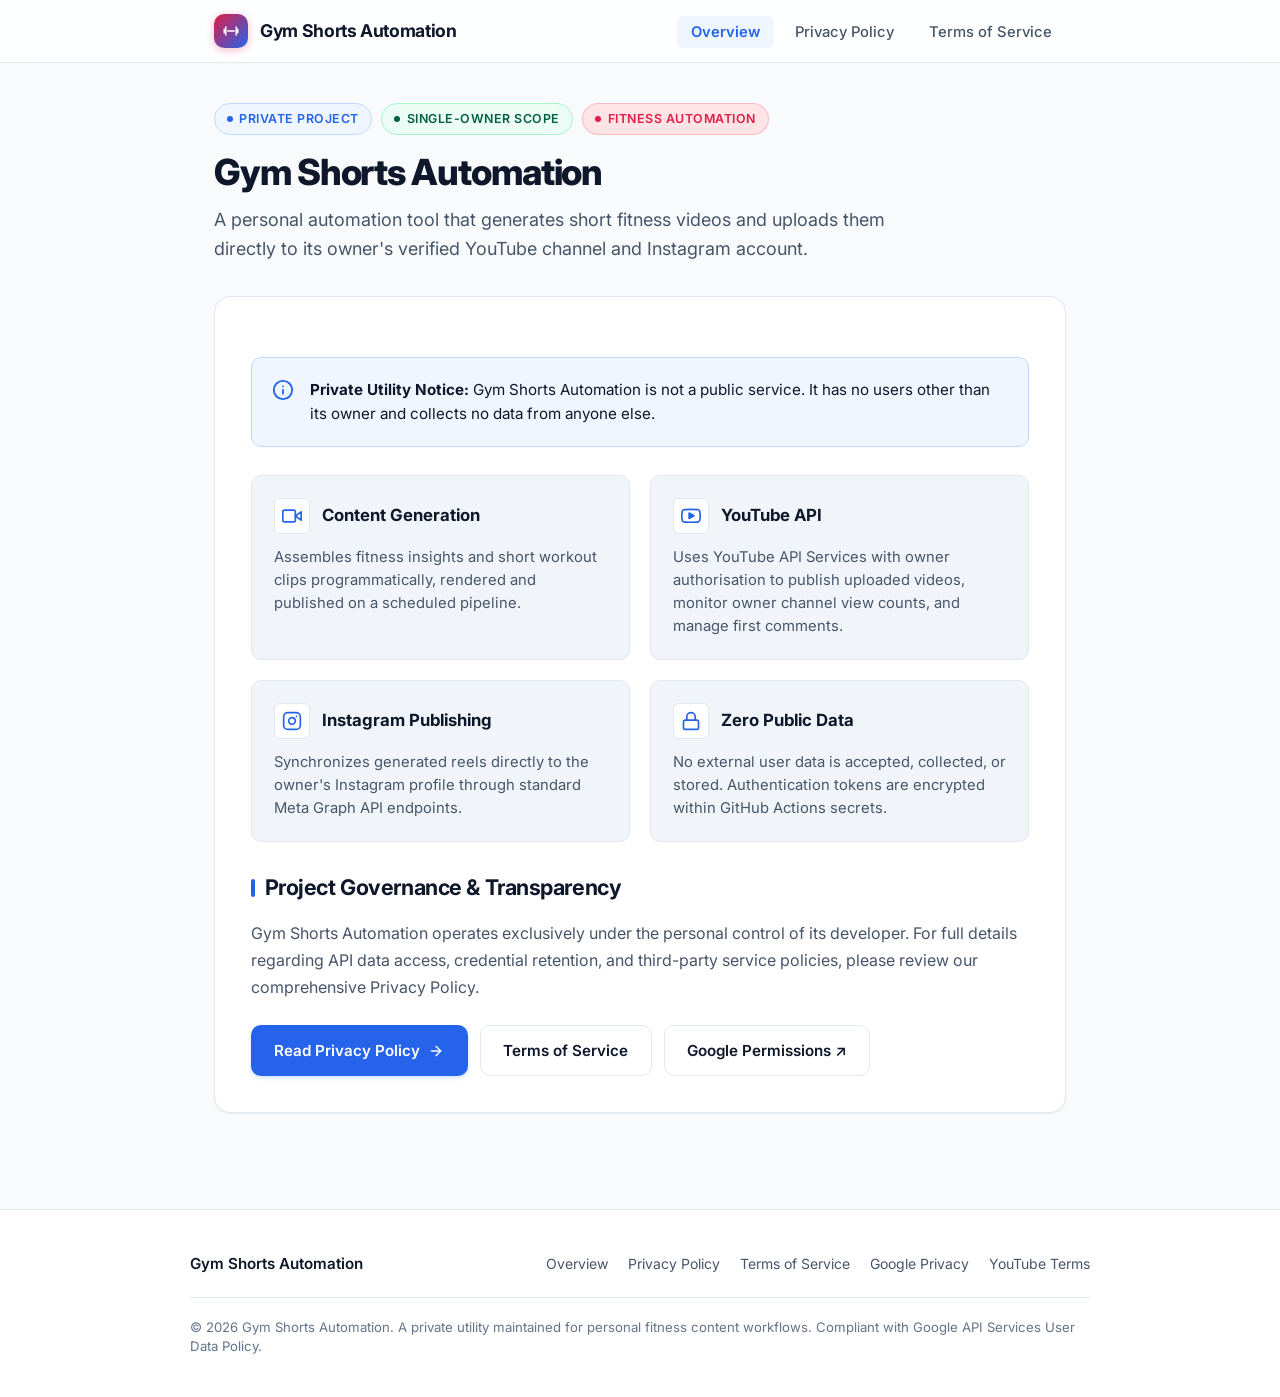
<file: index.html>
<!doctype html>
<html lang="en">

<head>
    <meta charset="utf-8">
    <meta name="viewport" content="width=device-width, initial-scale=1.0">
    <meta name="description" content="Gym Shorts Automation - Personal automated video generation and publishing tool.">
    <title>Gym Shorts Automation | Personal Automation Tool</title>
    <link rel="preconnect" href="https://fonts.googleapis.com">
    <link rel="preconnect" href="https://fonts.gstatic.com" crossorigin>
    <link href="https://fonts.googleapis.com/css2?family=Inter:wght@400;500;600;700;800&display=swap" rel="stylesheet">
    <link rel="stylesheet" href="style.css">
</head>

<body>
    <!-- Top Navigation -->
    <header class="navbar">
        <div class="nav-container">
            <a href="index.html" class="brand-link">
                <div class="brand-icon">
                    <svg viewBox="0 0 24 24">
                        <path d="M4 6h2v12H4zm14 0h2v12h-2zM2 9h2v6H2zm18 0h2v6h-2zM7 11h10v2H7z"/>
                    </svg>
                </div>
                <span>Gym Shorts Automation</span>
            </a>
            <nav>
                <ul class="nav-menu">
                    <li><a href="index.html" class="nav-link active">Overview</a></li>
                    <li><a href="privacy.html" class="nav-link">Privacy Policy</a></li>
                    <li><a href="terms.html" class="nav-link">Terms of Service</a></li>
                </ul>
            </nav>
        </div>
    </header>

    <!-- Main Content -->
    <main class="main-wrapper">
        <header class="hero-header">
            <div class="badge-wrapper">
                <span class="badge badge-primary">
                    <span class="badge-dot"></span> Private Project
                </span>
                <span class="badge badge-success">
                    <span class="badge-dot"></span> Single-Owner Scope
                </span>
                <span class="badge badge-gym">
                    <span class="badge-dot"></span> Fitness Automation
                </span>
            </div>
            <h1 class="page-title">Gym Shorts Automation</h1>
            <p class="page-subtitle">
                A personal automation tool that generates short fitness videos and uploads them directly to its owner's verified YouTube channel and Instagram account.
            </p>
        </header>

        <section class="card">
            <div class="callout callout-info">
                <svg class="callout-icon" viewBox="0 0 24 24" fill="none" stroke="currentColor" stroke-width="2" stroke-linecap="round" stroke-linejoin="round">
                    <circle cx="12" cy="12" r="10"></circle>
                    <line x1="12" y1="16" x2="12" y2="12"></line>
                    <line x1="12" y1="8" x2="12.01" y2="8"></line>
                </svg>
                <div>
                    <strong>Private Utility Notice:</strong> Gym Shorts Automation is not a public service. It has no users other than its owner and collects no data from anyone else.
                </div>
            </div>

            <div class="grid-2">
                <div class="feature-box">
                    <div class="feature-header">
                        <div class="feature-icon-wrapper">
                            <svg viewBox="0 0 24 24" fill="none" stroke="currentColor" stroke-width="2" stroke-linecap="round" stroke-linejoin="round">
                                <polygon points="23 7 16 12 23 17 23 7"></polygon>
                                <rect x="1" y="5" width="15" height="14" rx="2" ry="2"></rect>
                            </svg>
                        </div>
                        <h3 class="feature-title">Content Generation</h3>
                    </div>
                    <p class="feature-desc">
                        Assembles fitness insights and short workout clips programmatically, rendered and published on a scheduled pipeline.
                    </p>
                </div>

                <div class="feature-box">
                    <div class="feature-header">
                        <div class="feature-icon-wrapper">
                            <svg viewBox="0 0 24 24" fill="none" stroke="currentColor" stroke-width="2" stroke-linecap="round" stroke-linejoin="round">
                                <path d="M22.54 6.42a2.78 2.78 0 0 0-1.94-2C18.88 4 12 4 12 4s-6.88 0-8.6.46a2.78 2.78 0 0 0-1.94 2A29 29 0 0 0 1 11.75a29 29 0 0 0 .46 5.33A2.78 2.78 0 0 0 3.4 19c1.72.46 8.6.46 8.6.46s6.88 0 8.6-.46a2.78 2.78 0 0 0 1.94-2 29 29 0 0 0 .46-5.25 29 29 0 0 0-.46-5.33z"></path>
                                <polygon points="9.75 15.02 15.5 11.75 9.75 8.48 9.75 15.02" fill="currentColor"></polygon>
                            </svg>
                        </div>
                        <h3 class="feature-title">YouTube API</h3>
                    </div>
                    <p class="feature-desc">
                        Uses YouTube API Services with owner authorisation to publish uploaded videos, monitor owner channel view counts, and manage first comments.
                    </p>
                </div>

                <div class="feature-box">
                    <div class="feature-header">
                        <div class="feature-icon-wrapper">
                            <svg viewBox="0 0 24 24" fill="none" stroke="currentColor" stroke-width="2" stroke-linecap="round" stroke-linejoin="round">
                                <rect x="2" y="2" width="20" height="20" rx="5" ry="5"></rect>
                                <path d="M16 11.37A4 4 0 1 1 12.63 8 4 4 0 0 1 16 11.37z"></path>
                                <line x1="17.5" y1="6.5" x2="17.51" y2="6.5"></line>
                            </svg>
                        </div>
                        <h3 class="feature-title">Instagram Publishing</h3>
                    </div>
                    <p class="feature-desc">
                        Synchronizes generated reels directly to the owner's Instagram profile through standard Meta Graph API endpoints.
                    </p>
                </div>

                <div class="feature-box">
                    <div class="feature-header">
                        <div class="feature-icon-wrapper">
                            <svg viewBox="0 0 24 24" fill="none" stroke="currentColor" stroke-width="2" stroke-linecap="round" stroke-linejoin="round">
                                <rect x="3" y="11" width="18" height="11" rx="2" ry="2"></rect>
                                <path d="M7 11V7a5 5 0 0 1 10 0v4"></path>
                            </svg>
                        </div>
                        <h3 class="feature-title">Zero Public Data</h3>
                    </div>
                    <p class="feature-desc">
                        No external user data is accepted, collected, or stored. Authentication tokens are encrypted within GitHub Actions secrets.
                    </p>
                </div>
            </div>

            <div class="legal-section">
                <h2>Project Governance & Transparency</h2>
                <p>
                    Gym Shorts Automation operates exclusively under the personal control of its developer. For full details regarding API data access, credential retention, and third-party service policies, please review our comprehensive Privacy Policy.
                </p>
                <div class="btn-group">
                    <a href="privacy.html" class="btn btn-primary">
                        Read Privacy Policy
                        <svg width="16" height="16" viewBox="0 0 24 24" fill="none" stroke="currentColor" stroke-width="2" stroke-linecap="round" stroke-linejoin="round">
                            <line x1="5" y1="12" x2="19" y2="12"></line>
                            <polyline points="12 5 19 12 12 19"></polyline>
                        </svg>
                    </a>
                    <a href="terms.html" class="btn btn-secondary">
                        Terms of Service
                    </a>
                    <a href="https://myaccount.google.com/permissions" target="_blank" rel="noopener noreferrer" class="btn btn-secondary">
                        Google Permissions ↗
                    </a>
                </div>
            </div>
        </section>
    </main>

    <!-- Footer -->
    <footer class="footer">
        <div class="footer-container">
            <div class="footer-top">
                <span class="footer-brand">Gym Shorts Automation</span>
                <ul class="footer-links">
                    <li><a href="index.html" class="footer-link">Overview</a></li>
                    <li><a href="privacy.html" class="footer-link">Privacy Policy</a></li>
                    <li><a href="terms.html" class="footer-link">Terms of Service</a></li>
                    <li><a href="https://policies.google.com/privacy" target="_blank" rel="noopener noreferrer" class="footer-link">Google Privacy</a></li>
                    <li><a href="https://policies.google.com/terms" target="_blank" rel="noopener noreferrer" class="footer-link">YouTube Terms</a></li>
                </ul>
            </div>
            <div class="footer-bottom">
                <p>© 2026 Gym Shorts Automation. A private utility maintained for personal fitness content workflows. Compliant with Google API Services User Data Policy.</p>
            </div>
        </div>
    </footer>
</body>

</html>
</file>
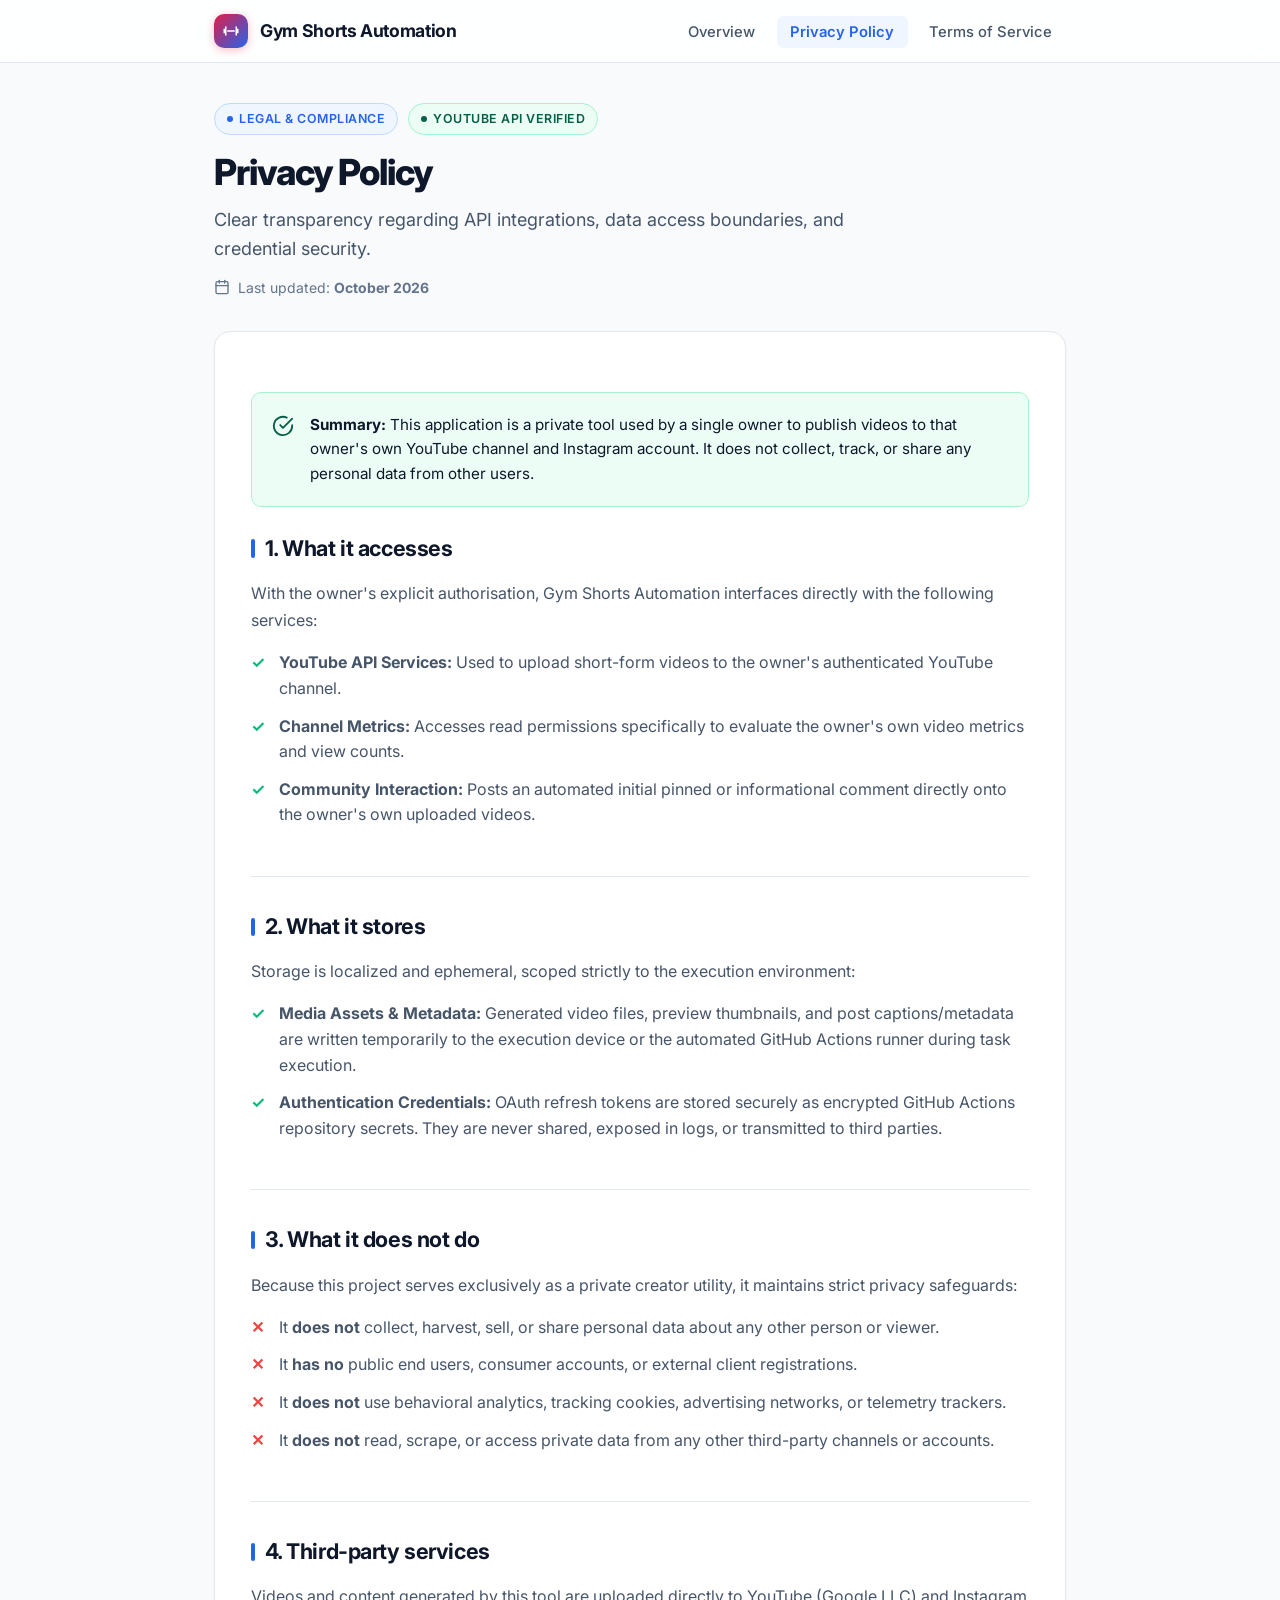
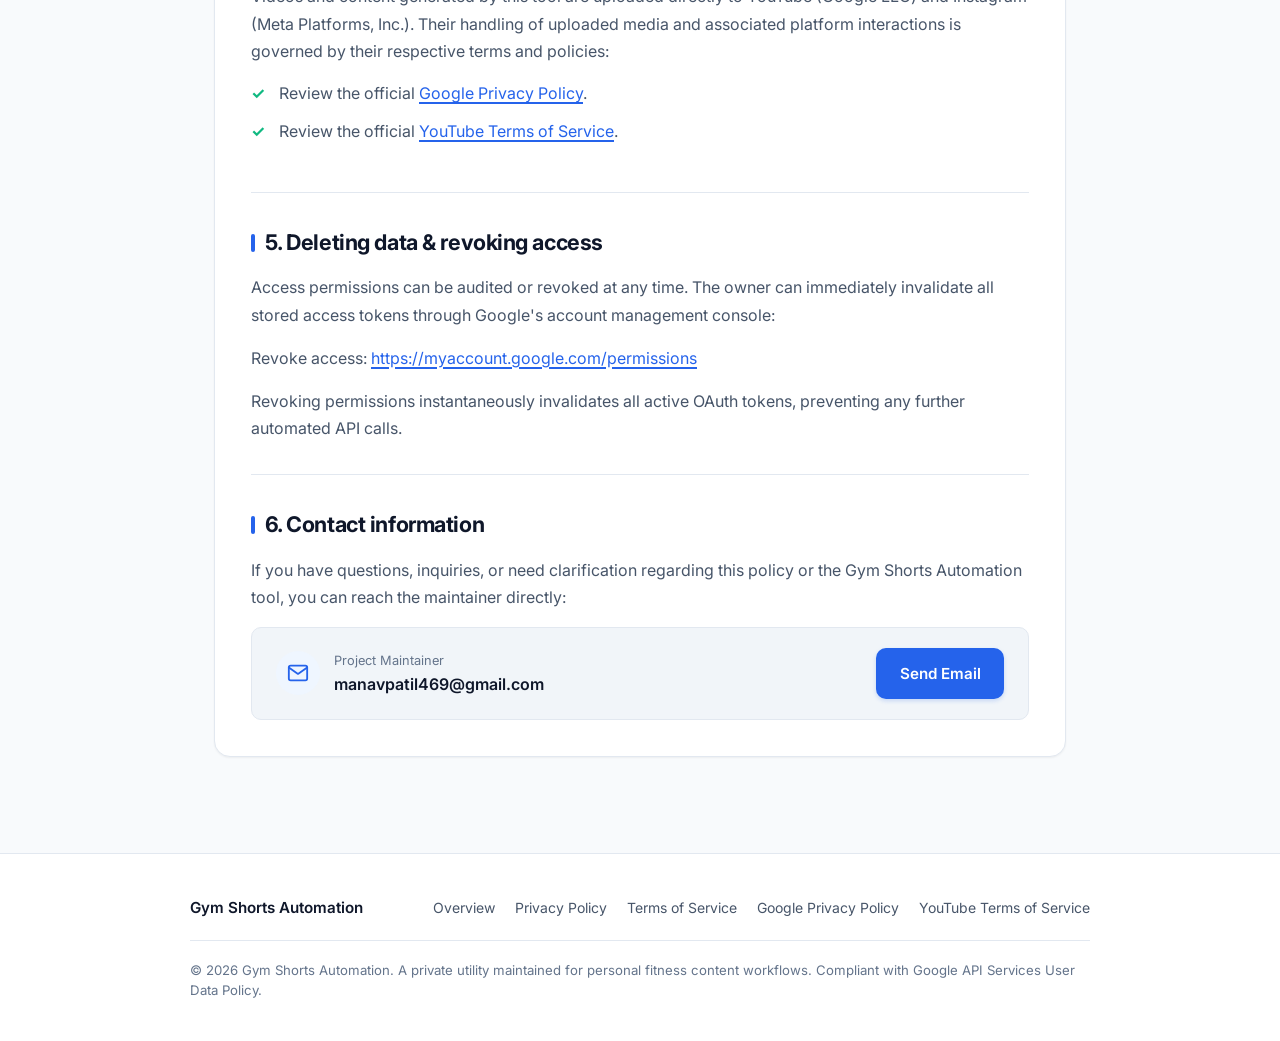
<file: privacy.html>
<!doctype html>
<html lang="en">

<head>
    <meta charset="utf-8">
    <meta name="viewport" content="width=device-width, initial-scale=1.0">
    <meta name="description" content="Privacy Policy for Gym Shorts Automation - API data practices and privacy terms.">
    <title>Privacy Policy | Gym Shorts Automation</title>
    <link rel="preconnect" href="https://fonts.googleapis.com">
    <link rel="preconnect" href="https://fonts.gstatic.com" crossorigin>
    <link href="https://fonts.googleapis.com/css2?family=Inter:wght@400;500;600;700;800&display=swap" rel="stylesheet">
    <link rel="stylesheet" href="style.css">
</head>

<body>
    <!-- Top Navigation -->
    <header class="navbar">
        <div class="nav-container">
            <a href="index.html" class="brand-link">
                <div class="brand-icon">
                    <svg viewBox="0 0 24 24">
                        <path d="M4 6h2v12H4zm14 0h2v12h-2zM2 9h2v6H2zm18 0h2v6h-2zM7 11h10v2H7z"/>
                    </svg>
                </div>
                <span>Gym Shorts Automation</span>
            </a>
            <nav>
                <ul class="nav-menu">
                    <li><a href="index.html" class="nav-link">Overview</a></li>
                    <li><a href="privacy.html" class="nav-link active">Privacy Policy</a></li>
                    <li><a href="terms.html" class="nav-link">Terms of Service</a></li>
                </ul>
            </nav>
        </div>
    </header>

    <!-- Main Content -->
    <main class="main-wrapper">
        <header class="hero-header">
            <div class="badge-wrapper">
                <span class="badge badge-primary">
                    <span class="badge-dot"></span> Legal & Compliance
                </span>
                <span class="badge badge-success">
                    <span class="badge-dot"></span> YouTube API Verified
                </span>
            </div>
            <h1 class="page-title">Privacy Policy</h1>
            <p class="page-subtitle">
                Clear transparency regarding API integrations, data access boundaries, and credential security.
            </p>
            <div class="meta-info">
                <svg width="16" height="16" viewBox="0 0 24 24" fill="none" stroke="currentColor" stroke-width="2" stroke-linecap="round" stroke-linejoin="round">
                    <rect x="3" y="4" width="18" height="18" rx="2" ry="2"></rect>
                    <line x1="16" y1="2" x2="16" y2="6"></line>
                    <line x1="8" y1="2" x2="8" y2="6"></line>
                    <line x1="3" y1="10" x2="21" y2="10"></line>
                </svg>
                <span>Last updated: <strong>October 2026</strong></span>
            </div>
        </header>

        <article class="card">
            <!-- Executive Summary Callout -->
            <div class="callout callout-success">
                <svg class="callout-icon" viewBox="0 0 24 24" fill="none" stroke="currentColor" stroke-width="2" stroke-linecap="round" stroke-linejoin="round">
                    <path d="M22 11.08V12a10 10 0 1 1-5.93-9.14"></path>
                    <polyline points="22 4 12 14.01 9 11.01"></polyline>
                </svg>
                <div>
                    <strong>Summary:</strong> This application is a private tool used by a single owner to publish videos to that owner's own YouTube channel and Instagram account. It does not collect, track, or share any personal data from other users.
                </div>
            </div>

            <!-- Section 1: What it accesses -->
            <section class="legal-section">
                <h2>1. What it accesses</h2>
                <p>
                    With the owner's explicit authorisation, Gym Shorts Automation interfaces directly with the following services:
                </p>
                <ul>
                    <li>
                        <strong>YouTube API Services:</strong> Used to upload short-form videos to the owner's authenticated YouTube channel.
                    </li>
                    <li>
                        <strong>Channel Metrics:</strong> Accesses read permissions specifically to evaluate the owner's own video metrics and view counts.
                    </li>
                    <li>
                        <strong>Community Interaction:</strong> Posts an automated initial pinned or informational comment directly onto the owner's own uploaded videos.
                    </li>
                </ul>
            </section>

            <!-- Section 2: What it stores -->
            <section class="legal-section">
                <h2>2. What it stores</h2>
                <p>
                    Storage is localized and ephemeral, scoped strictly to the execution environment:
                </p>
                <ul>
                    <li>
                        <strong>Media Assets & Metadata:</strong> Generated video files, preview thumbnails, and post captions/metadata are written temporarily to the execution device or the automated GitHub Actions runner during task execution.
                    </li>
                    <li>
                        <strong>Authentication Credentials:</strong> OAuth refresh tokens are stored securely as encrypted GitHub Actions repository secrets. They are never shared, exposed in logs, or transmitted to third parties.
                    </li>
                </ul>
            </section>

            <!-- Section 3: What it does not do -->
            <section class="legal-section">
                <h2>3. What it does not do</h2>
                <p>
                    Because this project serves exclusively as a private creator utility, it maintains strict privacy safeguards:
                </p>
                <ul class="negative-list">
                    <li>It <strong>does not</strong> collect, harvest, sell, or share personal data about any other person or viewer.</li>
                    <li>It <strong>has no</strong> public end users, consumer accounts, or external client registrations.</li>
                    <li>It <strong>does not</strong> use behavioral analytics, tracking cookies, advertising networks, or telemetry trackers.</li>
                    <li>It <strong>does not</strong> read, scrape, or access private data from any other third-party channels or accounts.</li>
                </ul>
            </section>

            <!-- Section 4: Third parties -->
            <section class="legal-section">
                <h2>4. Third-party services</h2>
                <p>
                    Videos and content generated by this tool are uploaded directly to YouTube (Google LLC) and Instagram (Meta Platforms, Inc.). Their handling of uploaded media and associated platform interactions is governed by their respective terms and policies:
                </p>
                <ul>
                    <li>
                        Review the official <a href="https://policies.google.com/privacy" target="_blank" rel="noopener noreferrer">Google Privacy Policy</a>.
                    </li>
                    <li>
                        Review the official <a href="https://policies.google.com/terms" target="_blank" rel="noopener noreferrer">YouTube Terms of Service</a>.
                    </li>
                </ul>
            </section>

            <!-- Section 5: Deleting data & revocation -->
            <section class="legal-section">
                <h2>5. Deleting data & revoking access</h2>
                <p>
                    Access permissions can be audited or revoked at any time. The owner can immediately invalidate all stored access tokens through Google's account management console:
                </p>
                <p>
                    Revoke access: <a href="https://myaccount.google.com/permissions" target="_blank" rel="noopener noreferrer">https://myaccount.google.com/permissions</a>
                </p>
                <p>
                    Revoking permissions instantaneously invalidates all active OAuth tokens, preventing any further automated API calls.
                </p>
            </section>

            <!-- Section 6: Contact -->
            <section class="legal-section">
                <h2>6. Contact information</h2>
                <p>
                    If you have questions, inquiries, or need clarification regarding this policy or the Gym Shorts Automation tool, you can reach the maintainer directly:
                </p>
                <div class="contact-card">
                    <div class="contact-details">
                        <div class="contact-avatar">
                            <svg width="22" height="22" viewBox="0 0 24 24" fill="none" stroke="currentColor" stroke-width="2" stroke-linecap="round" stroke-linejoin="round">
                                <path d="M4 4h16c1.1 0 2 .9 2 2v12c0 1.1-.9 2-2 2H4c-1.1 0-2-.9-2-2V6c0-1.1.9-2 2-2z"></path>
                                <polyline points="22,6 12,13 2,6"></polyline>
                            </svg>
                        </div>
                        <div>
                            <div class="contact-label">Project Maintainer</div>
                            <div class="contact-email">manavpatil469@gmail.com</div>
                        </div>
                    </div>
                    <a href="mailto:manavpatil469@gmail.com" class="btn btn-primary">
                        Send Email
                    </a>
                </div>
            </section>
        </article>
    </main>

    <!-- Footer -->
    <footer class="footer">
        <div class="footer-container">
            <div class="footer-top">
                <span class="footer-brand">Gym Shorts Automation</span>
                <ul class="footer-links">
                    <li><a href="index.html" class="footer-link">Overview</a></li>
                    <li><a href="privacy.html" class="footer-link">Privacy Policy</a></li>
                    <li><a href="terms.html" class="footer-link">Terms of Service</a></li>
                    <li><a href="https://policies.google.com/privacy" target="_blank" rel="noopener noreferrer" class="footer-link">Google Privacy Policy</a></li>
                    <li><a href="https://policies.google.com/terms" target="_blank" rel="noopener noreferrer" class="footer-link">YouTube Terms of Service</a></li>
                </ul>
            </div>
            <div class="footer-bottom">
                <p>© 2026 Gym Shorts Automation. A private utility maintained for personal fitness content workflows. Compliant with Google API Services User Data Policy.</p>
            </div>
        </div>
    </footer>
</body>

</html>
</file>
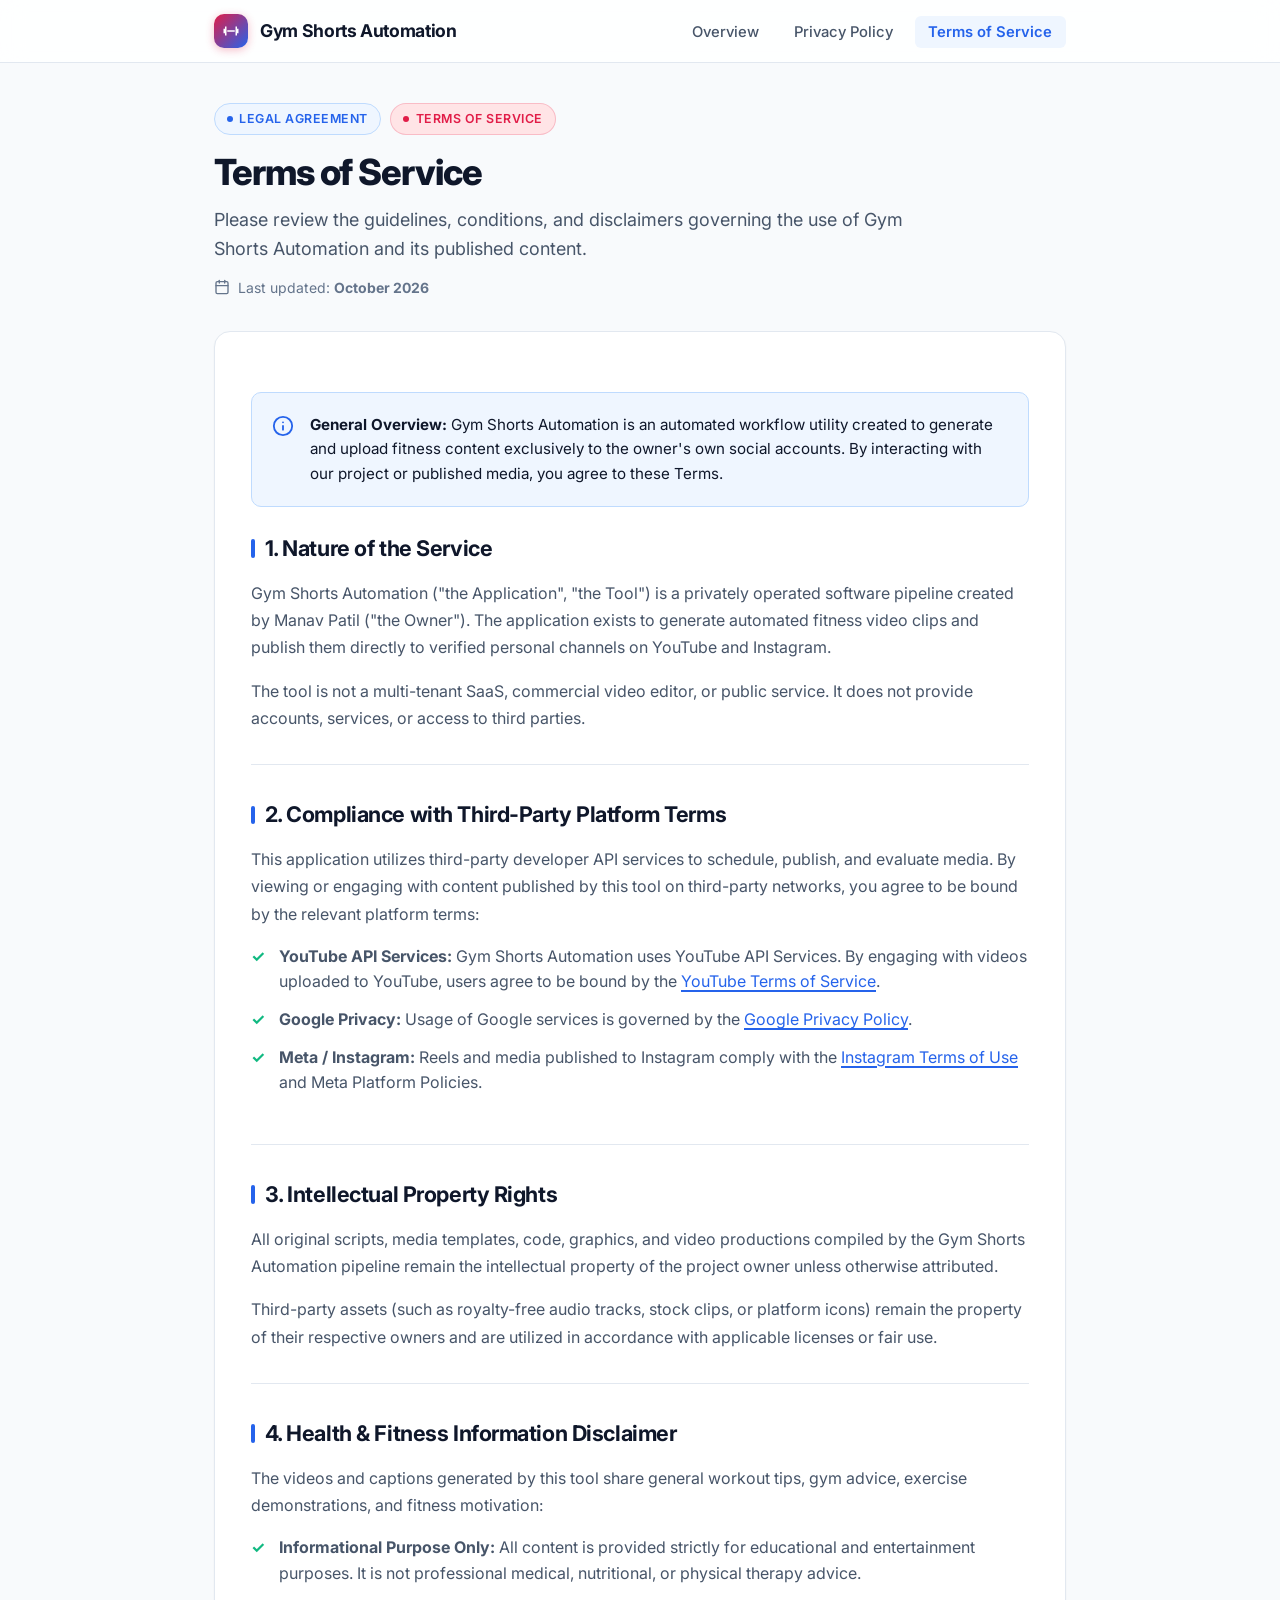
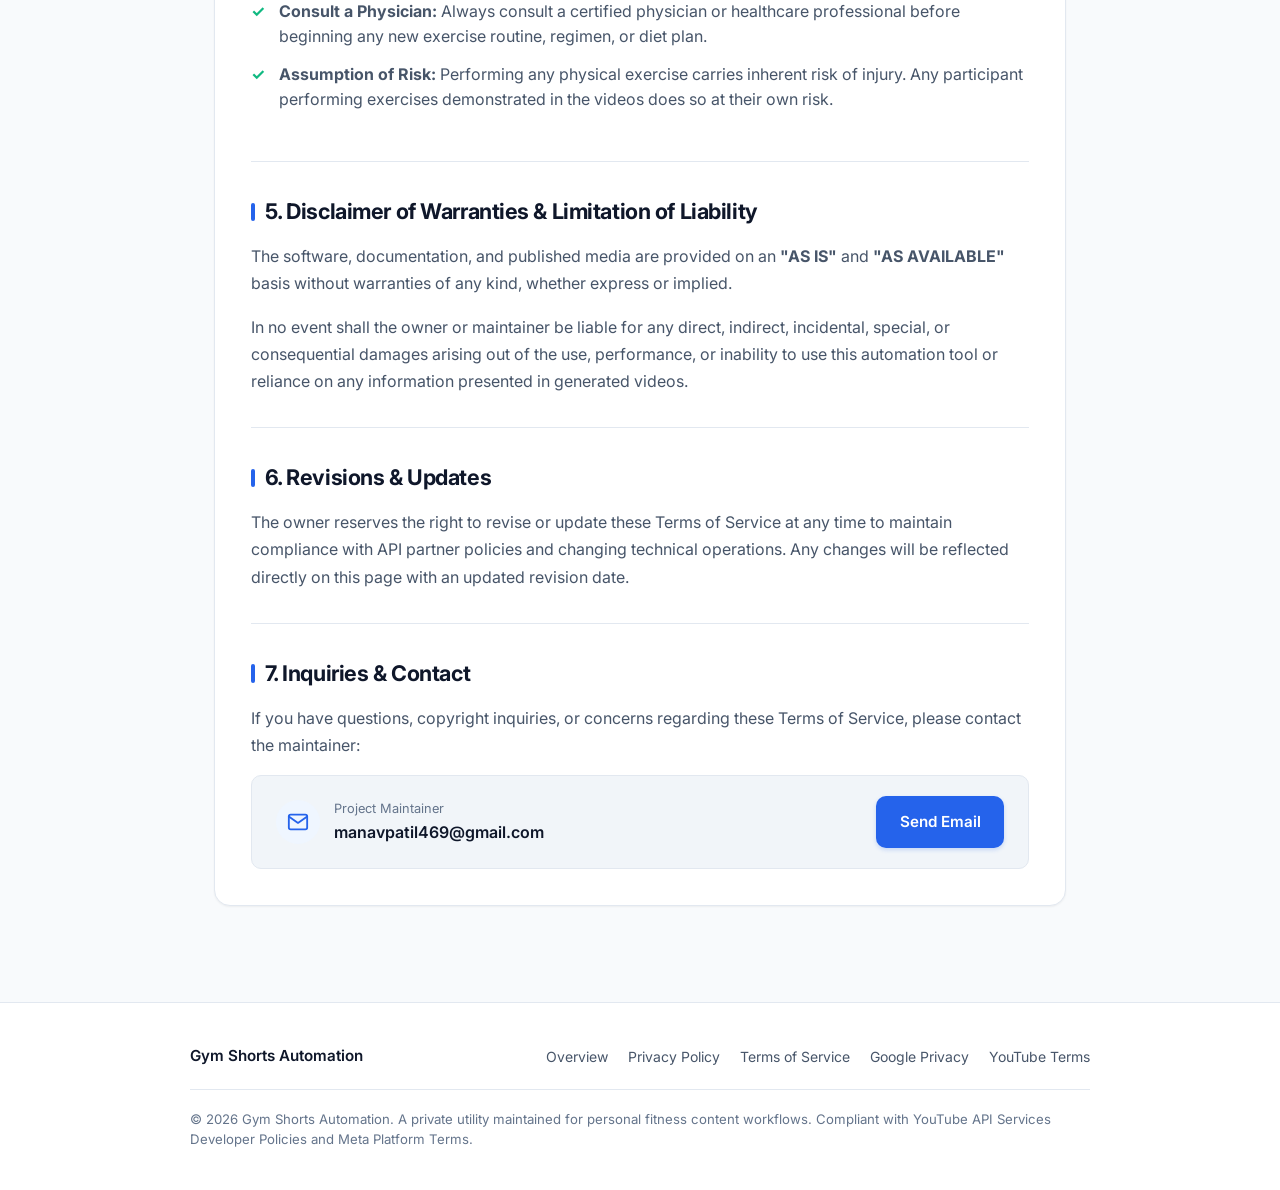
<file: terms.html>
<!doctype html>
<html lang="en">

<head>
    <meta charset="utf-8">
    <meta name="viewport" content="width=device-width, initial-scale=1.0">
    <meta name="description" content="Terms of Service for Gym Shorts Automation - Conditions and guidelines for our automation project.">
    <title>Terms of Service | Gym Shorts Automation</title>
    <link rel="preconnect" href="https://fonts.googleapis.com">
    <link rel="preconnect" href="https://fonts.gstatic.com" crossorigin>
    <link href="https://fonts.googleapis.com/css2?family=Inter:wght@400;500;600;700;800&display=swap" rel="stylesheet">
    <link rel="stylesheet" href="style.css">
</head>

<body>
    <!-- Top Navigation -->
    <header class="navbar">
        <div class="nav-container">
            <a href="index.html" class="brand-link">
                <div class="brand-icon">
                    <svg viewBox="0 0 24 24">
                        <path d="M4 6h2v12H4zm14 0h2v12h-2zM2 9h2v6H2zm18 0h2v6h-2zM7 11h10v2H7z"/>
                    </svg>
                </div>
                <span>Gym Shorts Automation</span>
            </a>
            <nav>
                <ul class="nav-menu">
                    <li><a href="index.html" class="nav-link">Overview</a></li>
                    <li><a href="privacy.html" class="nav-link">Privacy Policy</a></li>
                    <li><a href="terms.html" class="nav-link active">Terms of Service</a></li>
                </ul>
            </nav>
        </div>
    </header>

    <!-- Main Content -->
    <main class="main-wrapper">
        <header class="hero-header">
            <div class="badge-wrapper">
                <span class="badge badge-primary">
                    <span class="badge-dot"></span> Legal Agreement
                </span>
                <span class="badge badge-gym">
                    <span class="badge-dot"></span> Terms of Service
                </span>
            </div>
            <h1 class="page-title">Terms of Service</h1>
            <p class="page-subtitle">
                Please review the guidelines, conditions, and disclaimers governing the use of Gym Shorts Automation and its published content.
            </p>
            <div class="meta-info">
                <svg width="16" height="16" viewBox="0 0 24 24" fill="none" stroke="currentColor" stroke-width="2" stroke-linecap="round" stroke-linejoin="round">
                    <rect x="3" y="4" width="18" height="18" rx="2" ry="2"></rect>
                    <line x1="16" y1="2" x2="16" y2="6"></line>
                    <line x1="8" y1="2" x2="8" y2="6"></line>
                    <line x1="3" y1="10" x2="21" y2="10"></line>
                </svg>
                <span>Last updated: <strong>October 2026</strong></span>
            </div>
        </header>

        <article class="card">
            <!-- Summary Callout -->
            <div class="callout callout-info">
                <svg class="callout-icon" viewBox="0 0 24 24" fill="none" stroke="currentColor" stroke-width="2" stroke-linecap="round" stroke-linejoin="round">
                    <circle cx="12" cy="12" r="10"></circle>
                    <line x1="12" y1="16" x2="12" y2="12"></line>
                    <line x1="12" y1="8" x2="12.01" y2="8"></line>
                </svg>
                <div>
                    <strong>General Overview:</strong> Gym Shorts Automation is an automated workflow utility created to generate and upload fitness content exclusively to the owner's own social accounts. By interacting with our project or published media, you agree to these Terms.
                </div>
            </div>

            <!-- Section 1: Nature of the Application -->
            <section class="legal-section">
                <h2>1. Nature of the Service</h2>
                <p>
                    Gym Shorts Automation ("the Application", "the Tool") is a privately operated software pipeline created by Manav Patil ("the Owner"). The application exists to generate automated fitness video clips and publish them directly to verified personal channels on YouTube and Instagram.
                </p>
                <p>
                    The tool is not a multi-tenant SaaS, commercial video editor, or public service. It does not provide accounts, services, or access to third parties.
                </p>
            </section>

            <!-- Section 2: Third-Party Platform Terms -->
            <section class="legal-section">
                <h2>2. Compliance with Third-Party Platform Terms</h2>
                <p>
                    This application utilizes third-party developer API services to schedule, publish, and evaluate media. By viewing or engaging with content published by this tool on third-party networks, you agree to be bound by the relevant platform terms:
                </p>
                <ul>
                    <li>
                        <strong>YouTube API Services:</strong> Gym Shorts Automation uses YouTube API Services. By engaging with videos uploaded to YouTube, users agree to be bound by the
                        <a href="https://policies.google.com/terms" target="_blank" rel="noopener noreferrer">YouTube Terms of Service</a>.
                    </li>
                    <li>
                        <strong>Google Privacy:</strong> Usage of Google services is governed by the
                        <a href="https://policies.google.com/privacy" target="_blank" rel="noopener noreferrer">Google Privacy Policy</a>.
                    </li>
                    <li>
                        <strong>Meta / Instagram:</strong> Reels and media published to Instagram comply with the
                        <a href="https://help.instagram.com/581066165581870" target="_blank" rel="noopener noreferrer">Instagram Terms of Use</a> and Meta Platform Policies.
                    </li>
                </ul>
            </section>

            <!-- Section 3: Intellectual Property & Content -->
            <section class="legal-section">
                <h2>3. Intellectual Property Rights</h2>
                <p>
                    All original scripts, media templates, code, graphics, and video productions compiled by the Gym Shorts Automation pipeline remain the intellectual property of the project owner unless otherwise attributed.
                </p>
                <p>
                    Third-party assets (such as royalty-free audio tracks, stock clips, or platform icons) remain the property of their respective owners and are utilized in accordance with applicable licenses or fair use.
                </p>
            </section>

            <!-- Section 4: Fitness & Health Disclaimer -->
            <section class="legal-section">
                <h2>4. Health & Fitness Information Disclaimer</h2>
                <p>
                    The videos and captions generated by this tool share general workout tips, gym advice, exercise demonstrations, and fitness motivation:
                </p>
                <ul>
                    <li>
                        <strong>Informational Purpose Only:</strong> All content is provided strictly for educational and entertainment purposes. It is not professional medical, nutritional, or physical therapy advice.
                    </li>
                    <li>
                        <strong>Consult a Physician:</strong> Always consult a certified physician or healthcare professional before beginning any new exercise routine, regimen, or diet plan.
                    </li>
                    <li>
                        <strong>Assumption of Risk:</strong> Performing any physical exercise carries inherent risk of injury. Any participant performing exercises demonstrated in the videos does so at their own risk.
                    </li>
                </ul>
            </section>

            <!-- Section 5: Disclaimer of Warranties & Limitation of Liability -->
            <section class="legal-section">
                <h2>5. Disclaimer of Warranties & Limitation of Liability</h2>
                <p>
                    The software, documentation, and published media are provided on an <strong>"AS IS"</strong> and <strong>"AS AVAILABLE"</strong> basis without warranties of any kind, whether express or implied.
                </p>
                <p>
                    In no event shall the owner or maintainer be liable for any direct, indirect, incidental, special, or consequential damages arising out of the use, performance, or inability to use this automation tool or reliance on any information presented in generated videos.
                </p>
            </section>

            <!-- Section 6: Modifications to Terms -->
            <section class="legal-section">
                <h2>6. Revisions & Updates</h2>
                <p>
                    The owner reserves the right to revise or update these Terms of Service at any time to maintain compliance with API partner policies and changing technical operations. Any changes will be reflected directly on this page with an updated revision date.
                </p>
            </section>

            <!-- Section 7: Contact Information -->
            <section class="legal-section">
                <h2>7. Inquiries & Contact</h2>
                <p>
                    If you have questions, copyright inquiries, or concerns regarding these Terms of Service, please contact the maintainer:
                </p>
                <div class="contact-card">
                    <div class="contact-details">
                        <div class="contact-avatar">
                            <svg width="22" height="22" viewBox="0 0 24 24" fill="none" stroke="currentColor" stroke-width="2" stroke-linecap="round" stroke-linejoin="round">
                                <path d="M4 4h16c1.1 0 2 .9 2 2v12c0 1.1-.9 2-2 2H4c-1.1 0-2-.9-2-2V6c0-1.1.9-2 2-2z"></path>
                                <polyline points="22,6 12,13 2,6"></polyline>
                            </svg>
                        </div>
                        <div>
                            <div class="contact-label">Project Maintainer</div>
                            <div class="contact-email">manavpatil469@gmail.com</div>
                        </div>
                    </div>
                    <a href="mailto:manavpatil469@gmail.com" class="btn btn-primary">
                        Send Email
                    </a>
                </div>
            </section>
        </article>
    </main>

    <!-- Footer -->
    <footer class="footer">
        <div class="footer-container">
            <div class="footer-top">
                <span class="footer-brand">Gym Shorts Automation</span>
                <ul class="footer-links">
                    <li><a href="index.html" class="footer-link">Overview</a></li>
                    <li><a href="privacy.html" class="footer-link">Privacy Policy</a></li>
                    <li><a href="terms.html" class="footer-link">Terms of Service</a></li>
                    <li><a href="https://policies.google.com/privacy" target="_blank" rel="noopener noreferrer" class="footer-link">Google Privacy</a></li>
                    <li><a href="https://policies.google.com/terms" target="_blank" rel="noopener noreferrer" class="footer-link">YouTube Terms</a></li>
                </ul>
            </div>
            <div class="footer-bottom">
                <p>© 2026 Gym Shorts Automation. A private utility maintained for personal fitness content workflows. Compliant with YouTube API Services Developer Policies and Meta Platform Terms.</p>
            </div>
        </div>
    </footer>
</body>

</html>
</file>
<file: style.css>
/* ==========================================================================
   Gym Shorts Automation - Professional Legal & Project Stylesheet
   ========================================================================== */

:root {
  --font-sans: 'Inter', -apple-system, BlinkMacSystemFont, 'Segoe UI', Roboto, 'Helvetica Neue', Arial, sans-serif;
  --font-mono: 'SFMono-Regular', Consolas, 'Liberation Mono', Menlo, monospace;

  /* Color Palette - Light Mode */
  --bg-page: #f8fafc;
  --bg-card: #ffffff;
  --bg-card-hover: #f1f5f9;
  --bg-subtle: #f1f5f9;
  --border-subtle: #e2e8f0;
  --border-focus: #3b82f6;

  --text-primary: #0f172a;
  --text-secondary: #475569;
  --text-muted: #64748b;
  --text-inverse: #ffffff;

  --primary: #2563eb;
  --primary-hover: #1d4ed8;
  --primary-light: #eff6ff;
  --primary-border: #bfdbfe;

  --accent-gym: #e11d48;
  --accent-gym-light: #ffe4e6;

  --success-text: #065f46;
  --success-bg: #ecfdf5;
  --success-border: #a7f3d0;

  --warning-text: #854d0e;
  --warning-bg: #fefce8;
  --warning-border: #fef08a;

  --shadow-sm: 0 1px 2px 0 rgba(0, 0, 0, 0.05);
  --shadow-md: 0 4px 6px -1px rgba(0, 0, 0, 0.07), 0 2px 4px -2px rgba(0, 0, 0, 0.05);
  --shadow-lg: 0 10px 15px -3px rgba(0, 0, 0, 0.07), 0 4px 6px -4px rgba(0, 0, 0, 0.05);
  --shadow-glow: 0 0 20px rgba(37, 99, 235, 0.15);

  --radius-sm: 6px;
  --radius-md: 10px;
  --radius-lg: 16px;
  --radius-full: 9999px;

  --transition: all 0.2s ease-in-out;
}

@media (prefers-color-scheme: dark) {
  :root {
    --bg-page: #0b0f19;
    --bg-card: #111827;
    --bg-card-hover: #1f2937;
    --bg-subtle: #1e293b;
    --border-subtle: #1f2937;
    --border-focus: #60a5fa;

    --text-primary: #f8fafc;
    --text-secondary: #94a3b8;
    --text-muted: #64748b;
    --text-inverse: #0f172a;

    --primary: #3b82f6;
    --primary-hover: #60a5fa;
    --primary-light: rgba(59, 130, 246, 0.12);
    --primary-border: rgba(59, 130, 246, 0.25);

    --accent-gym: #f43f5e;
    --accent-gym-light: rgba(244, 63, 94, 0.12);

    --success-text: #34d399;
    --success-bg: rgba(16, 185, 129, 0.12);
    --success-border: rgba(16, 185, 129, 0.25);

    --warning-text: #fde047;
    --warning-bg: rgba(234, 179, 8, 0.12);
    --warning-border: rgba(234, 179, 8, 0.25);

    --shadow-sm: 0 1px 2px 0 rgba(0, 0, 0, 0.5);
    --shadow-md: 0 4px 6px -1px rgba(0, 0, 0, 0.4), 0 2px 4px -2px rgba(0, 0, 0, 0.3);
    --shadow-lg: 0 10px 15px -3px rgba(0, 0, 0, 0.5), 0 4px 6px -4px rgba(0, 0, 0, 0.4);
    --shadow-glow: 0 0 25px rgba(59, 130, 246, 0.2);
  }
}

/* Reset & Box Sizing */
*, *::before, *::after {
  box-sizing: border-box;
  margin: 0;
  padding: 0;
}

body {
  font-family: var(--font-sans);
  background-color: var(--bg-page);
  color: var(--text-primary);
  line-height: 1.65;
  -webkit-font-smoothing: antialiased;
  -moz-osx-font-smoothing: grayscale;
  min-height: 100vh;
  display: flex;
  flex-direction: column;
}

/* Navigation Bar */
.navbar {
  position: sticky;
  top: 0;
  z-index: 100;
  background-color: rgba(255, 255, 255, 0.85);
  backdrop-filter: blur(12px);
  -webkit-backdrop-filter: blur(12px);
  border-bottom: 1px solid var(--border-subtle);
  transition: var(--transition);
}

@media (prefers-color-scheme: dark) {
  .navbar {
    background-color: rgba(17, 24, 39, 0.85);
  }
}

.nav-container {
  max-width: 900px;
  margin: 0 auto;
  padding: 0.875rem 1.5rem;
  display: flex;
  align-items: center;
  justify-content: space-between;
}

.brand-link {
  display: flex;
  align-items: center;
  gap: 0.75rem;
  text-decoration: none;
  color: var(--text-primary);
  font-weight: 700;
  font-size: 1.1rem;
  letter-spacing: -0.02em;
}

.brand-icon {
  width: 34px;
  height: 34px;
  background: linear-gradient(135deg, #e11d48, #2563eb);
  border-radius: var(--radius-md);
  display: flex;
  align-items: center;
  justify-content: center;
  color: white;
  box-shadow: 0 2px 8px rgba(225, 29, 72, 0.3);
}

.brand-icon svg {
  width: 18px;
  height: 18px;
  fill: currentColor;
}

.nav-menu {
  display: flex;
  align-items: center;
  gap: 0.5rem;
  list-style: none;
}

.nav-link {
  text-decoration: none;
  font-size: 0.925rem;
  font-weight: 500;
  color: var(--text-secondary);
  padding: 0.45rem 0.85rem;
  border-radius: var(--radius-sm);
  transition: var(--transition);
}

.nav-link:hover {
  color: var(--primary);
  background-color: var(--primary-light);
}

.nav-link.active {
  color: var(--primary);
  background-color: var(--primary-light);
  font-weight: 600;
}

/* Page Wrapper */
.main-wrapper {
  flex: 1;
  max-width: 900px;
  width: 100%;
  margin: 2.5rem auto 4rem;
  padding: 0 1.5rem;
}

/* Hero Section */
.hero-header {
  margin-bottom: 2rem;
}

.badge-wrapper {
  display: flex;
  flex-wrap: wrap;
  align-items: center;
  gap: 0.6rem;
  margin-bottom: 1rem;
}

.badge {
  display: inline-flex;
  align-items: center;
  gap: 0.4rem;
  font-size: 0.775rem;
  font-weight: 600;
  text-transform: uppercase;
  letter-spacing: 0.04em;
  padding: 0.3rem 0.75rem;
  border-radius: var(--radius-full);
}

.badge-primary {
  background-color: var(--primary-light);
  color: var(--primary);
  border: 1px solid var(--primary-border);
}

.badge-success {
  background-color: var(--success-bg);
  color: var(--success-text);
  border: 1px solid var(--success-border);
}

.badge-gym {
  background-color: var(--accent-gym-light);
  color: var(--accent-gym);
  border: 1px solid rgba(225, 29, 72, 0.2);
}

.badge-dot {
  width: 6px;
  height: 6px;
  border-radius: 50%;
  background-color: currentColor;
}

.page-title {
  font-size: 2.25rem;
  font-weight: 800;
  letter-spacing: -0.03em;
  line-height: 1.2;
  color: var(--text-primary);
  margin-bottom: 0.75rem;
}

.page-subtitle {
  font-size: 1.125rem;
  color: var(--text-secondary);
  line-height: 1.6;
  max-width: 44rem;
}

.meta-info {
  display: flex;
  align-items: center;
  gap: 0.5rem;
  font-size: 0.875rem;
  color: var(--text-muted);
  margin-top: 0.75rem;
}

/* Card Container */
.card {
  background-color: var(--bg-card);
  border: 1px solid var(--border-subtle);
  border-radius: var(--radius-lg);
  box-shadow: var(--shadow-sm);
  padding: 2.25rem;
  margin-bottom: 2rem;
  transition: var(--transition);
}

.card:hover {
  box-shadow: var(--shadow-md);
}

/* Alert / Notice Callouts */
.callout {
  display: flex;
  gap: 1rem;
  padding: 1.25rem;
  border-radius: var(--radius-md);
  margin: 1.5rem 0;
  font-size: 0.95rem;
  line-height: 1.6;
}

.callout-icon {
  flex-shrink: 0;
  width: 22px;
  height: 22px;
  margin-top: 0.1rem;
}

.callout-info {
  background-color: var(--primary-light);
  border: 1px solid var(--primary-border);
  color: var(--text-primary);
}

.callout-info .callout-icon {
  color: var(--primary);
}

.callout-success {
  background-color: var(--success-bg);
  border: 1px solid var(--success-border);
  color: var(--text-primary);
}

.callout-success .callout-icon {
  color: var(--success-text);
}

/* Grid & Feature Cards */
.grid-2 {
  display: grid;
  grid-template-columns: repeat(auto-fit, minmax(280px, 1fr));
  gap: 1.25rem;
  margin: 1.75rem 0;
}

.feature-box {
  background-color: var(--bg-subtle);
  border: 1px solid var(--border-subtle);
  border-radius: var(--radius-md);
  padding: 1.35rem;
  transition: var(--transition);
}

.feature-box:hover {
  border-color: var(--border-focus);
  transform: translateY(-2px);
  box-shadow: var(--shadow-sm);
}

.feature-header {
  display: flex;
  align-items: center;
  gap: 0.75rem;
  margin-bottom: 0.75rem;
}

.feature-icon-wrapper {
  width: 36px;
  height: 36px;
  border-radius: var(--radius-sm);
  background: var(--bg-card);
  border: 1px solid var(--border-subtle);
  display: flex;
  align-items: center;
  justify-content: center;
  color: var(--primary);
}

.feature-icon-wrapper.danger {
  color: var(--accent-gym);
}

.feature-icon-wrapper svg {
  width: 20px;
  height: 20px;
}

.feature-title {
  font-size: 1.05rem;
  font-weight: 700;
  color: var(--text-primary);
}

.feature-desc {
  font-size: 0.925rem;
  color: var(--text-secondary);
  line-height: 1.55;
}

/* Typography & Content Sections */
.legal-section {
  padding-bottom: 2rem;
  margin-bottom: 2rem;
  border-bottom: 1px solid var(--border-subtle);
}

.legal-section:last-child {
  border-bottom: none;
  padding-bottom: 0;
  margin-bottom: 0;
}

.legal-section h2 {
  font-size: 1.35rem;
  font-weight: 700;
  letter-spacing: -0.02em;
  color: var(--text-primary);
  margin-bottom: 0.85rem;
  display: flex;
  align-items: center;
  gap: 0.6rem;
}

.legal-section h2::before {
  content: '';
  display: inline-block;
  width: 4px;
  height: 1.15rem;
  background: var(--primary);
  border-radius: 2px;
}

.legal-section p {
  color: var(--text-secondary);
  font-size: 1rem;
  line-height: 1.7;
  margin-bottom: 1rem;
}

.legal-section p:last-child {
  margin-bottom: 0;
}

.legal-section ul {
  list-style: none;
  margin: 1rem 0;
  padding: 0;
}

.legal-section ul li {
  position: relative;
  padding-left: 1.75rem;
  margin-bottom: 0.75rem;
  color: var(--text-secondary);
  line-height: 1.6;
}

.legal-section ul li::before {
  content: '✓';
  position: absolute;
  left: 0;
  top: 0;
  color: #10b981;
  font-weight: 700;
}

.legal-section ul.negative-list li::before {
  content: '✕';
  color: #ef4444;
}

/* Links & Buttons */
a {
  color: var(--primary);
  text-decoration: underline;
  text-decoration-thickness: 1.5px;
  text-underline-offset: 3px;
  transition: var(--transition);
}

a:hover {
  color: var(--primary-hover);
  text-decoration-color: var(--primary-hover);
}

.btn {
  display: inline-flex;
  align-items: center;
  justify-content: center;
  gap: 0.5rem;
  font-weight: 600;
  font-size: 0.95rem;
  padding: 0.75rem 1.4rem;
  border-radius: var(--radius-md);
  text-decoration: none;
  transition: var(--transition);
  cursor: pointer;
  border: 1px solid transparent;
}

.btn-primary {
  background-color: var(--primary);
  color: #ffffff !important;
  box-shadow: 0 2px 4px rgba(37, 99, 235, 0.2);
}

.btn-primary:hover {
  background-color: var(--primary-hover);
  box-shadow: 0 4px 10px rgba(37, 99, 235, 0.3);
  transform: translateY(-1px);
}

.btn-secondary {
  background-color: var(--bg-card);
  color: var(--text-primary) !important;
  border-color: var(--border-subtle);
}

.btn-secondary:hover {
  background-color: var(--bg-subtle);
  border-color: var(--border-focus);
}

.btn-group {
  display: flex;
  flex-wrap: wrap;
  gap: 0.75rem;
  margin-top: 1.5rem;
}

/* Contact Card */
.contact-card {
  display: flex;
  align-items: center;
  justify-content: space-between;
  gap: 1rem;
  background: var(--bg-subtle);
  border: 1px solid var(--border-subtle);
  border-radius: var(--radius-md);
  padding: 1.25rem 1.5rem;
  margin-top: 1rem;
}

.contact-details {
  display: flex;
  align-items: center;
  gap: 0.85rem;
}

.contact-avatar {
  width: 44px;
  height: 44px;
  border-radius: 50%;
  background: var(--primary-light);
  color: var(--primary);
  display: flex;
  align-items: center;
  justify-content: center;
}

.contact-email {
  font-weight: 600;
  color: var(--text-primary);
  font-size: 1rem;
  word-break: break-all;
}

.contact-label {
  font-size: 0.8rem;
  color: var(--text-muted);
}

/* Footer */
.footer {
  margin-top: auto;
  border-top: 1px solid var(--border-subtle);
  background-color: var(--bg-card);
  padding: 2.5rem 1.5rem;
}

.footer-container {
  max-width: 900px;
  margin: 0 auto;
  display: flex;
  flex-direction: column;
  gap: 1.25rem;
}

.footer-top {
  display: flex;
  justify-content: space-between;
  align-items: center;
  flex-wrap: wrap;
  gap: 1rem;
}

.footer-brand {
  font-size: 0.95rem;
  font-weight: 600;
  color: var(--text-primary);
}

.footer-links {
  display: flex;
  gap: 1.25rem;
  list-style: none;
}

.footer-link {
  text-decoration: none;
  font-size: 0.875rem;
  color: var(--text-secondary);
  transition: var(--transition);
}

.footer-link:hover {
  color: var(--primary);
}

.footer-bottom {
  font-size: 0.825rem;
  color: var(--text-muted);
  line-height: 1.5;
  border-top: 1px solid var(--border-subtle);
  padding-top: 1.25rem;
}

/* Responsive tweaks */
@media (max-width: 640px) {
  .page-title {
    font-size: 1.75rem;
  }
  .card {
    padding: 1.5rem;
  }
  .contact-card {
    flex-direction: column;
    align-items: flex-start;
  }
  .contact-card .btn {
    width: 100%;
  }
}
</file>
